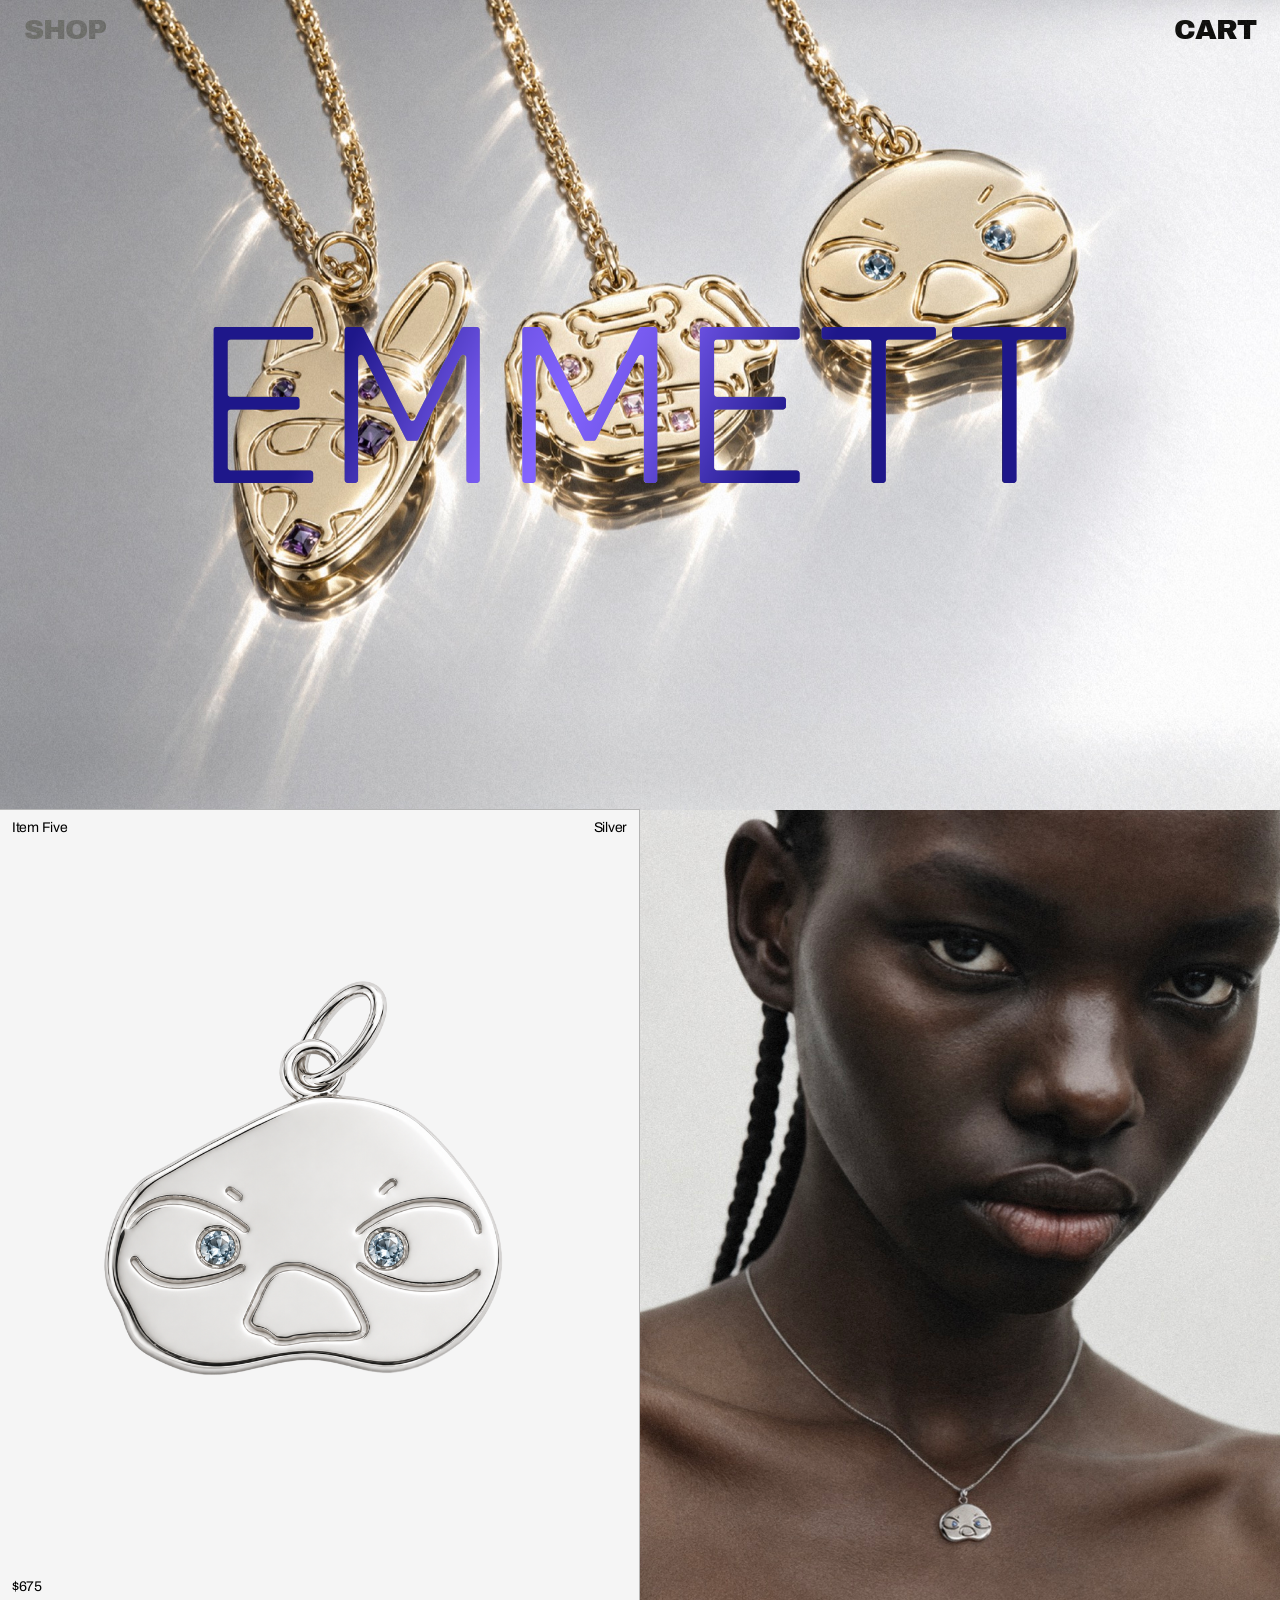
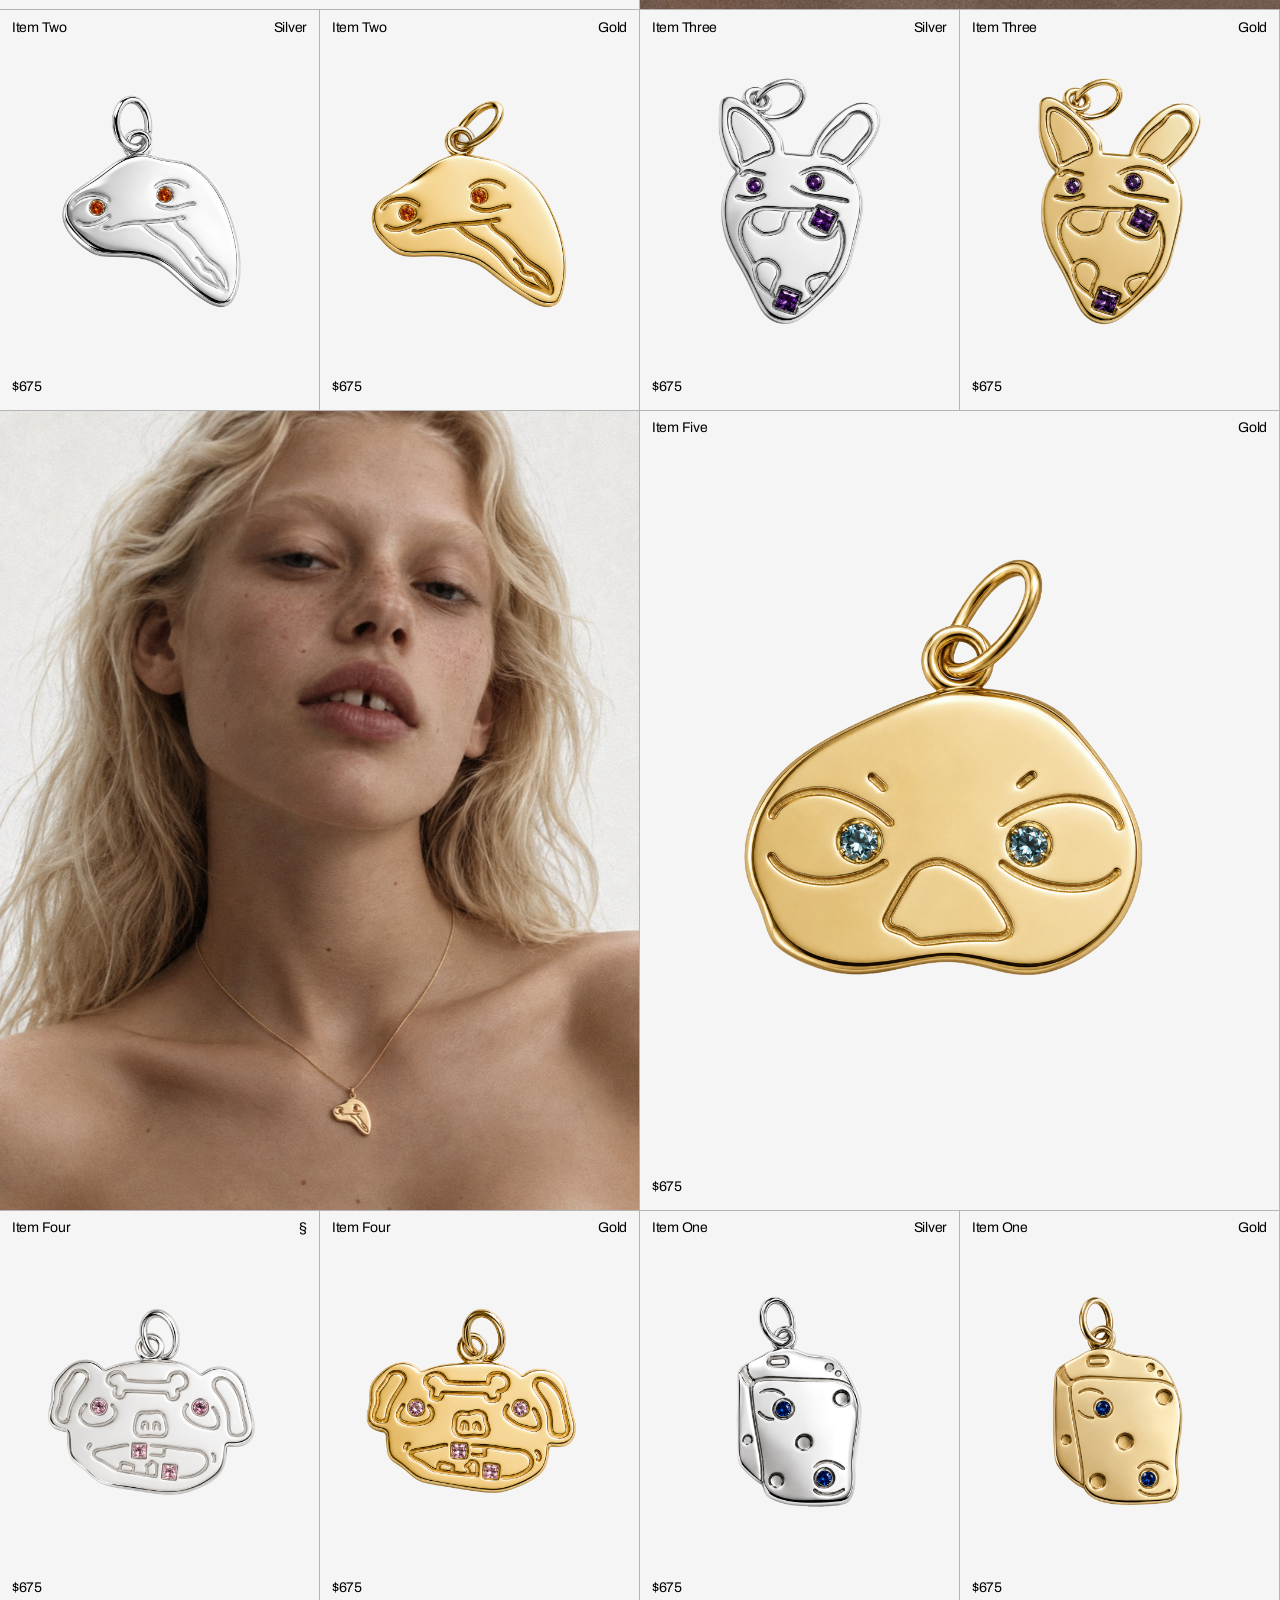
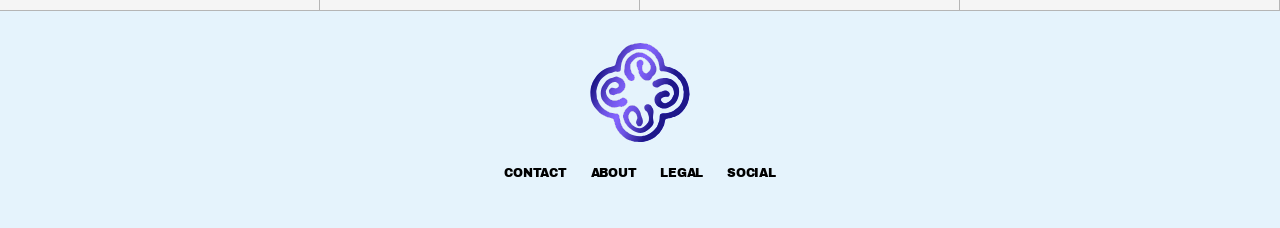
<file: index.html>
<!doctype html>
<html lang="en">
<head>
<meta charset="utf-8">
<meta name="viewport" content="width=device-width, initial-scale=1">
<title>Emmett</title>
<link rel="icon" href="assets/svg/favicon.svg" type="image/svg+xml">
<link rel="preconnect" href="https://fonts.googleapis.com">
<link rel="preconnect" href="https://fonts.gstatic.com" crossorigin>
<link href="https://fonts.googleapis.com/css2?family=Archivo:wght@400;500&family=Archivo+Black&display=swap" rel="stylesheet">
<link rel="stylesheet" href="styles.css">
<script src="nav-scroll.js" defer></script>
</head>
<body>

<header class="site-header" data-reveal-zone="400">
  <a href="plp.html" class="nav-link">Shop</a>
  <a href="#" class="nav-link" id="cartLink">Cart</a>
</header>

<!-- Base fill comes from --nav-logo-fill (navy-600): the chrome shimmer
     below is a mix-blend-mode:overlay effect, and overlay on a black
     backdrop stays black, so it needs a mid-tone base to actually show. -->
<a href="index.html" class="hero-logo" id="heroLogo" aria-label="Emmett home">
  <span class="hero-logo-svg" id="siteLogo"></span>
  <span class="liquid-metal liquid-metal--logo liquid-metal--chrome" aria-hidden="true"><span class="liquid-metal-spin"></span></span>
</a>

<section class="hero">
  <img class="hero-image" src="assets/hero-product.jpg" alt="Three gold pendant necklaces laid out on a reflective surface.">
</section>

<main class="shop">
  <div class="product-grid" id="productGrid"></div>
</main>

<footer class="site-footer">
  <div class="footer-mark" aria-hidden="true">
    <span class="footer-mark-svg" id="footerMark"></span>
    <span class="liquid-metal liquid-metal--symbol liquid-metal--chrome" aria-hidden="true"><span class="liquid-metal-spin"></span></span>
  </div>
  <div class="footer-links">
    <a href="#" class="footer-link">Contact</a>
    <a href="#" class="footer-link">About</a>
    <a href="#" class="footer-link">Legal</a>
    <a href="#" class="footer-link">Social</a>
  </div>
</footer>

<div class="cart-overlay" id="cartOverlay"></div>
<aside class="cart-drawer" id="cartDrawer">
  <div class="cart-drawer-head">
    <span class="cart-title">Cart</span>
    <button class="cart-close" id="cartClose" aria-label="Close"><svg viewBox="0 0 16 16" aria-hidden="true"><path d="M1 1L15 15M15 1L1 15"/></svg></button>
  </div>
  <p class="cart-empty" id="cartEmpty">Your cart is empty.</p>
  <div class="cart-items" id="cartItems" style="display:none"></div>
  <div class="cart-summary" id="cartSummary" style="display:none">
    <span>Subtotal</span>
    <span id="cartSubtotal"></span>
  </div>
  <button type="button" class="cart-checkout-btn" id="cartCheckoutBtn" style="display:none">Checkout</button>
  <p class="cart-note">Demo storefront — checkout is not connected to any payment or order system.</p>
</aside>

<script src="products.js"></script>
<script src="cart.js"></script>
<script>
  // 2 spread (2-col) + 4 grid (4-col) + 2 spread (2-col) + 4 grid (4-col).
  const SECTIONS = [
    {
      type: "spread",
      cards: [
        { name: "Item Five", finish: "Silver", image: "assets/item-five-silver.png" },
        { name: "Item Five", finish: "Silver", image: "assets/e-5-silver-secondary.jpg", lifestyle: true },
      ],
    },
    {
      type: "grid",
      cards: [
        { name: "Item Two", finish: "Silver", image: "assets/item-two-silver.png" },
        { name: "Item Two", finish: "Gold", image: "assets/item-two-gold.png" },
        { name: "Item Three", finish: "Silver", image: "assets/item-three-silver.png" },
        { name: "Item Three", finish: "Gold", image: "assets/item-three-gold.png" },
      ],
    },
    {
      type: "spread",
      cards: [
        { name: "Item Two", finish: "Gold", image: "assets/e-2-gold-secondary.jpg", lifestyle: true },
        { name: "Item Five", finish: "Gold", image: "assets/item-five-gold.png" },
      ],
    },
    {
      type: "grid",
      cards: [
        { name: "Item Four", finish: "§", image: "assets/item-four-silver.png" },
        { name: "Item Four", finish: "Gold", image: "assets/item-four-gold.png" },
        { name: "Item One", finish: "Silver", image: "assets/item-one-silver.png" },
        { name: "Item One", finish: "Gold", image: "assets/item-one-gold.png" },
      ],
    },
  ];

  function cardHTML(card, isSpread) {
    const item = card.name.replace(/^Item /i, "").toLowerCase();
    const finish = card.finish.toLowerCase() === "gold" ? "gold" : "silver";
    const href = `pdp.html?item=${item}&finish=${finish}`;
    const classes = ["product-card", isSpread && "span-2", card.lifestyle && "product-card--lifestyle"]
      .filter(Boolean)
      .join(" ");
    const product = PRODUCTS[item];
    // Large (span-2) cards keep the shimmer but drop the hover-crossfade —
    // per explicit request, only the compact 1x1 cards get it.
    const secondarySrc = !card.lifestyle && !isSpread && product.images.secondary && product.images.secondary[finish];
    return `
      <a href="${href}" class="${classes}">
        <div class="card-media">
          <img src="${card.image}" alt="${card.name}, ${card.finish} finish">
          ${secondarySrc ? `<span class="card-media-hover-wrap"><img class="card-media-hover" src="${secondarySrc}" alt="" aria-hidden="true"></span>` : ""}
        </div>
        ${secondarySrc ? '<div class="card-media-dots" aria-hidden="true"><span class="is-active"></span><span></span></div>' : ""}
        ${card.lifestyle ? "" : '<span class="card-shimmer" aria-hidden="true"></span>'}
        <div class="card-row card-row--top">
          <p class="card-name">${card.name}</p>
          <p class="card-finish">${card.finish}</p>
        </div>
        <div class="card-row card-row--bottom">
          <p class="card-price">$675</p>
        </div>
      </a>
    `;
  }

  // Inline the real brand SVGs so their internal fill (a CSS var referencing the
  // design tokens) resolves against this document's :root — an <img src="*.svg">
  // would render as an opaque image and couldn't see our custom properties.
  fetch("assets/svg/logo-sans.svg").then((r) => r.text()).then((svg) => {
    document.getElementById("siteLogo").innerHTML = svg;
  });
  fetch("assets/svg/symbol.svg").then((r) => r.text()).then((svg) => {
    document.getElementById("footerMark").innerHTML = svg;
  });

  // Hero logo scroll animation: starts big (50vw, centered over the hero)
  // and shrinks/moves to the navbar's exact size/position over SCROLL_RANGE
  // px of scroll, then "sticks" there — the position:fixed element just
  // stops changing once progress clamps to 1, so nothing extra is needed
  // to hold it in place for the rest of the scroll. The logo's fill stays
  // static (--nav-logo-fill) so the chrome shimmer stays visible.
  const heroLogo = document.getElementById("heroLogo");
  const SCROLL_RANGE = 400; // keep in sync with .site-header's data-reveal-zone above (nav-scroll.js) — that's a static HTML attribute rather than set from here, since nav-scroll.js runs as a deferred script and can execute before this inline one sets any value.

  function smallLogoWidth() {
    return window.matchMedia("(max-width: 768px)").matches ? 120 : 190;
  }

  // Mobile's start state now matches desktop's — columns 3–10 of 12,
  // vertically centered on the hero frame — just measured against
  // mobile's own hero height (75vh) instead of desktop's (90vh). Note:
  // .hero-logo's CSS applies translate(-50%, -50%), so the "top" value
  // this function computes is always the element's vertical CENTER, not
  // its top edge — half the hero's own height is that center, since the
  // hero starts at y:0.
  function updateHeroLogo() {
    const progress = Math.min(1, Math.max(0, window.scrollY / SCROLL_RANGE));
    const isMobile = window.matchMedia("(max-width: 768px)").matches;
    const heroHeightFraction = isMobile ? 0.75 : 0.9; // matches .hero's own height at each breakpoint
    const bigWidth = window.innerWidth * (8 / 12); // columns 3–10 of 12
    const bigTop = window.innerHeight * heroHeightFraction * 0.5;
    const smallWidth = smallLogoWidth();
    const smallTop = 30; // vertically centered in the 60px header

    heroLogo.style.width = `${bigWidth + (smallWidth - bigWidth) * progress}px`;
    heroLogo.style.top = `${bigTop + (smallTop - bigTop) * progress}px`;
  }

  window.addEventListener("scroll", updateHeroLogo, { passive: true });
  window.addEventListener("resize", updateHeroLogo);
  updateHeroLogo();

  const grid = document.getElementById("productGrid");
  grid.innerHTML = SECTIONS.map((section) => {
    const isSpread = section.type === "spread";
    return section.cards.map((c) => cardHTML(c, isSpread)).join("");
  }).join("");

  // Mobile swipe carousel: .card-media becomes a horizontal scroll-snap
  // container (see styles.css's (max-width: 768px) rules), so the dots
  // just need to track its scrollLeft — same treatment as plp.html's
  // small cards, for consistency across every page. Only fires from a
  // real swipe, never on desktop where .card-media has no scrollable
  // overflow, and harmlessly no-ops on cards with no dots (large/lifestyle
  // cards, which have no secondarySrc and so no .card-media-dots sibling).
  document.querySelectorAll(".card-media").forEach((media) => {
    const dotsWrap = media.nextElementSibling;
    if (!dotsWrap || !dotsWrap.classList.contains("card-media-dots")) return;
    const dots = dotsWrap.querySelectorAll("span");
    media.addEventListener(
      "scroll",
      () => {
        const index = Math.round(media.scrollLeft / media.clientWidth);
        dots.forEach((dot, i) => dot.classList.toggle("is-active", i === index));
      },
      { passive: true }
    );
  });
</script>
</body>
</html>
</file>
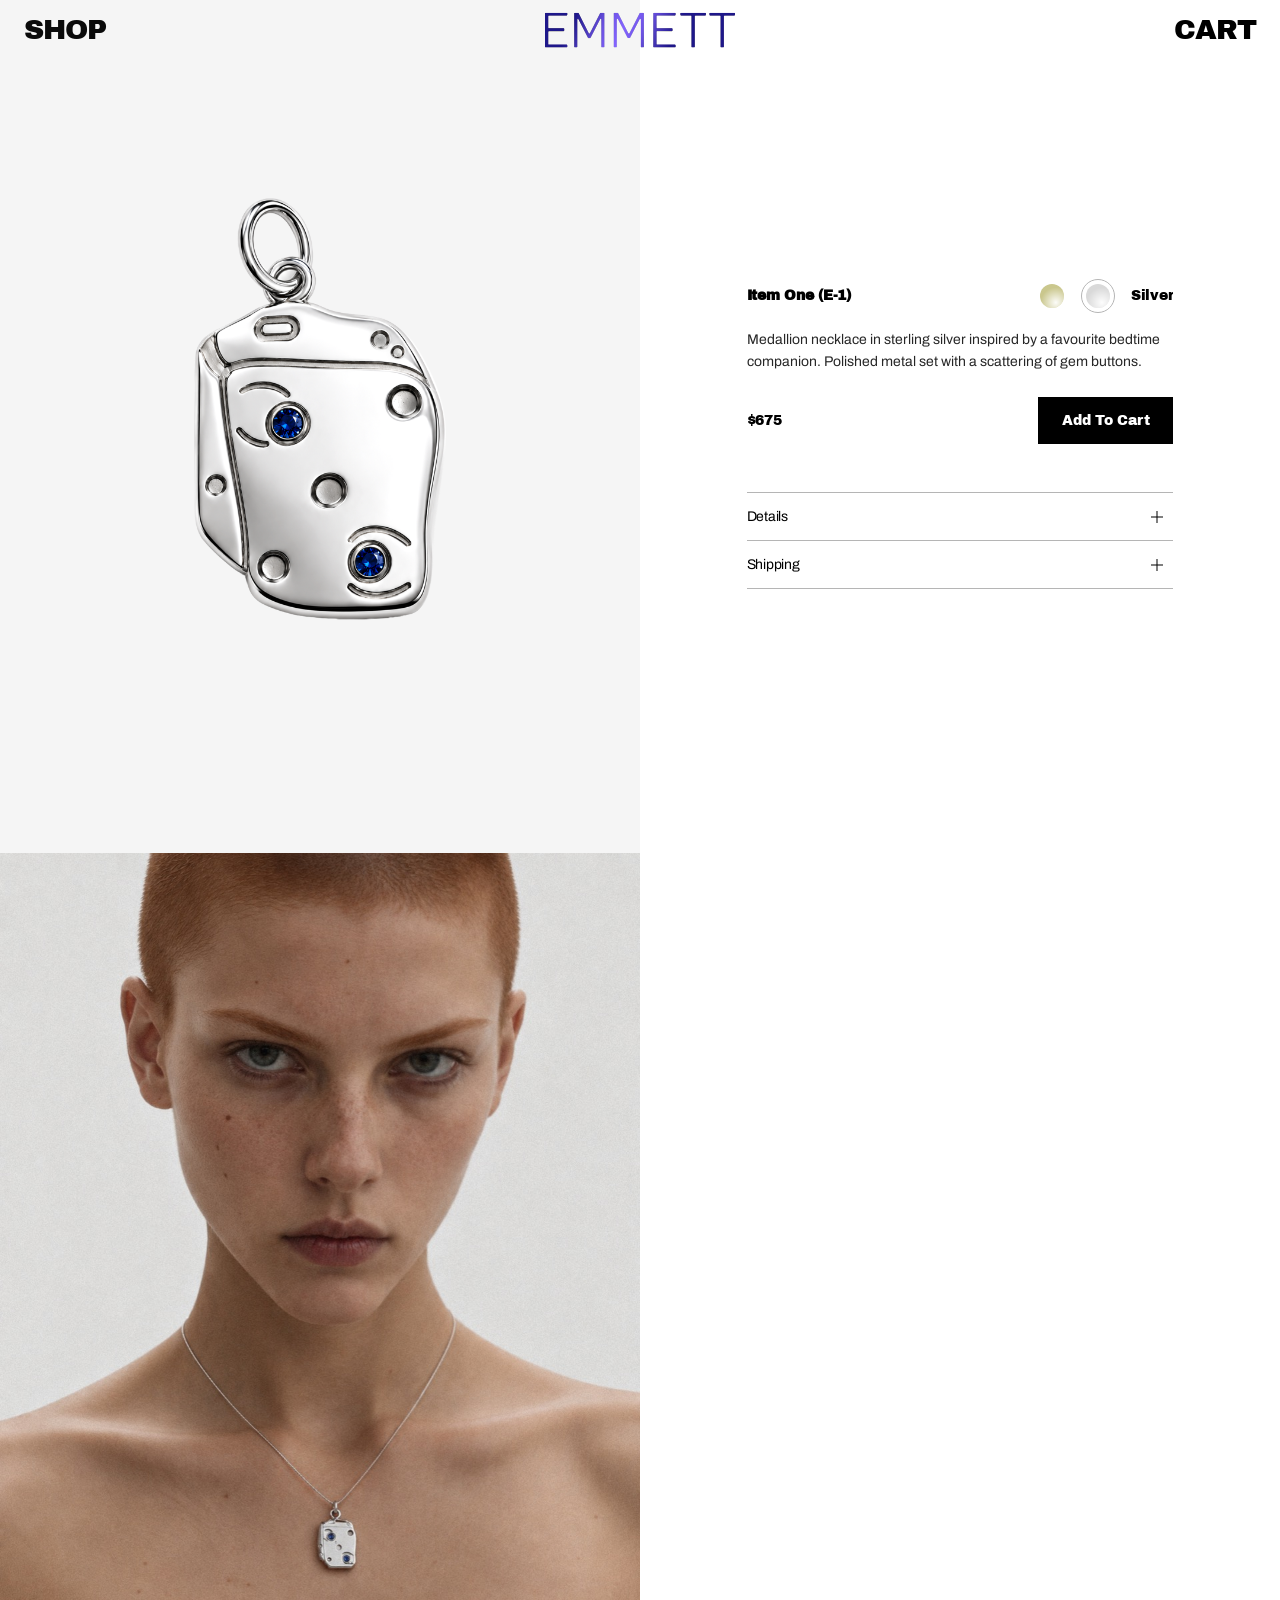
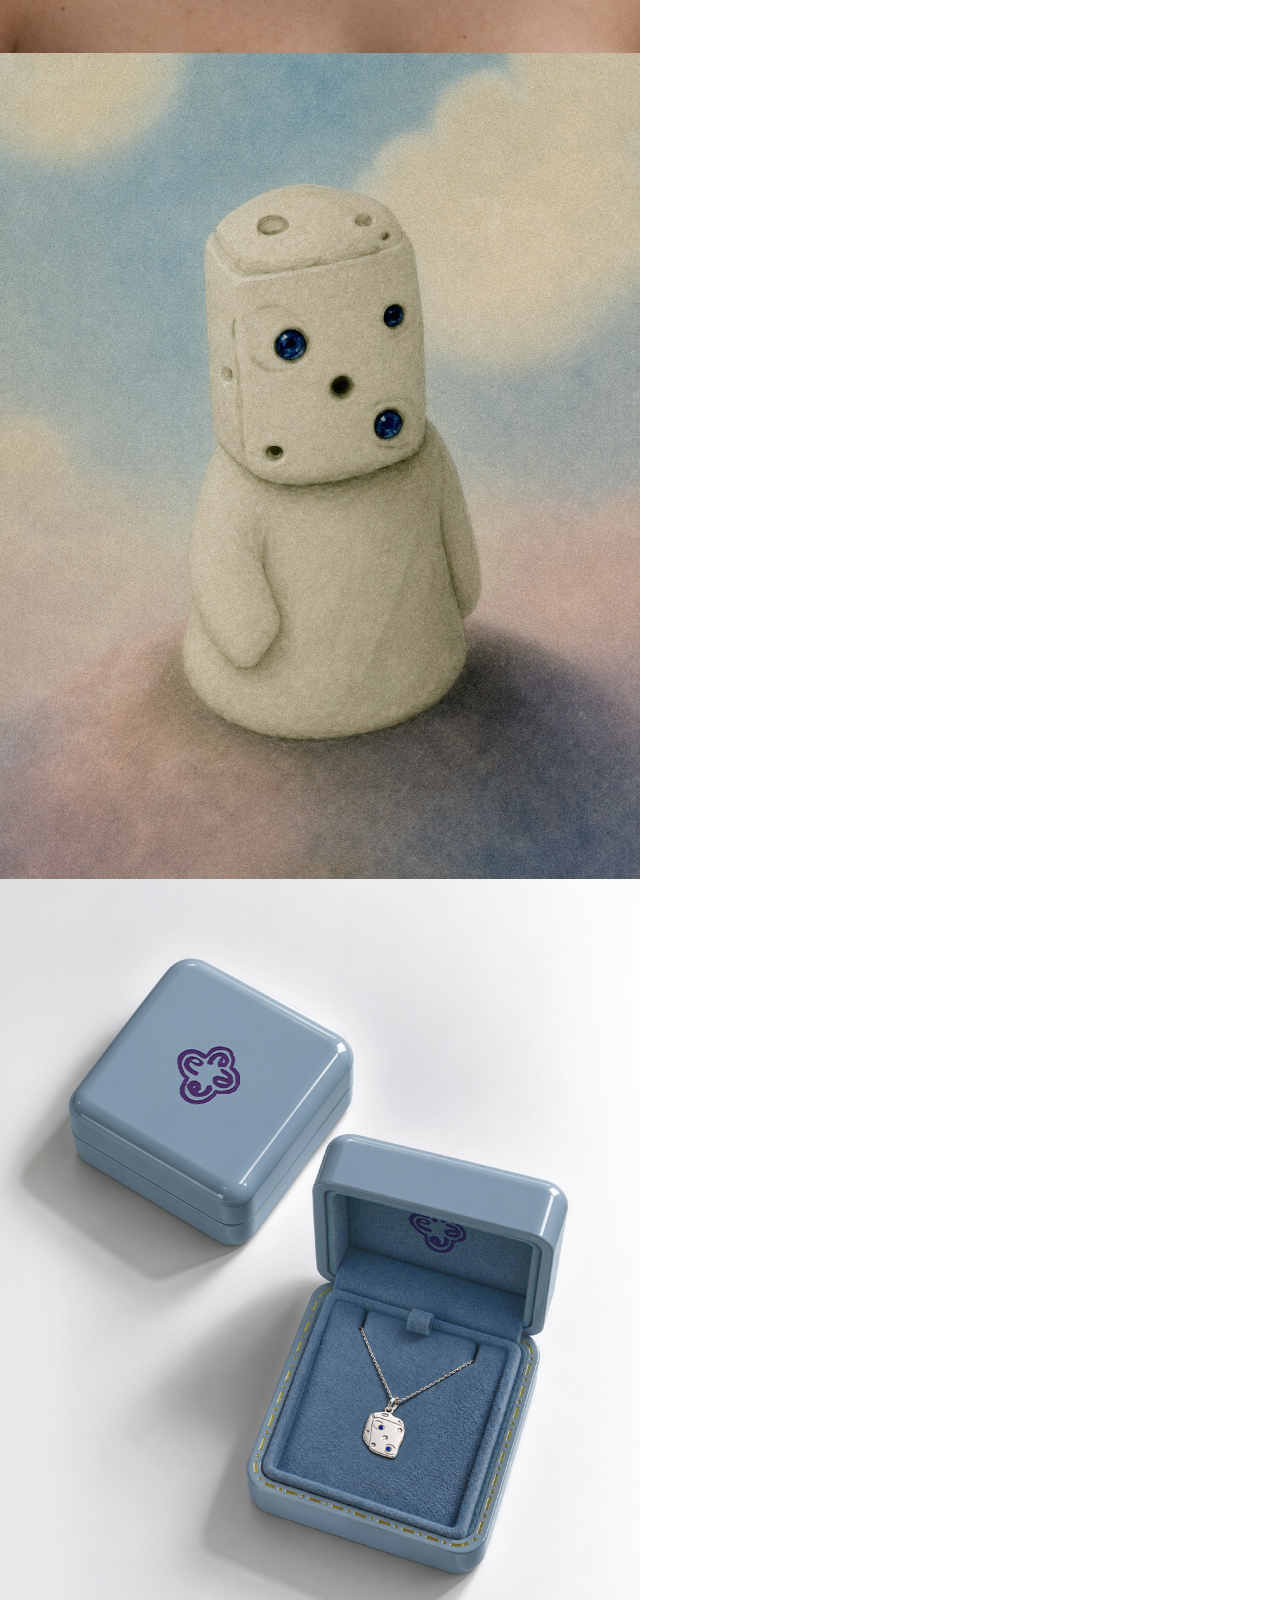
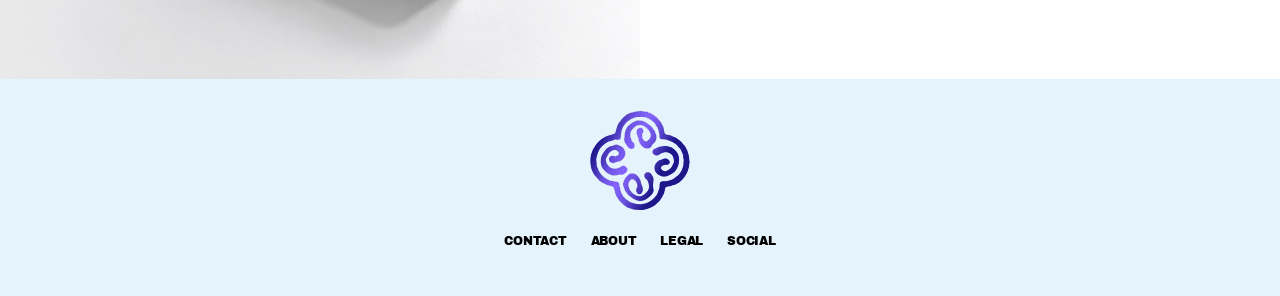
<file: pdp.html>
<!doctype html>
<html lang="en">
<head>
<meta charset="utf-8">
<meta name="viewport" content="width=device-width, initial-scale=1">
<title>Emmett — Product</title>
<link rel="icon" href="assets/svg/favicon.svg" type="image/svg+xml">
<link rel="preconnect" href="https://fonts.googleapis.com">
<link rel="preconnect" href="https://fonts.gstatic.com" crossorigin>
<link href="https://fonts.googleapis.com/css2?family=Archivo:wght@400;500&family=Archivo+Black&display=swap" rel="stylesheet">
<link rel="stylesheet" href="styles.css">
<script src="nav-scroll.js" defer></script>
</head>
<body class="pdp-body">

<div class="pdp-shell">
  <header class="site-header">
    <a href="plp.html" class="nav-link">Shop</a>
    <a href="#" class="nav-link" id="cartLink">Cart</a>
  </header>
  <!-- Sibling of .site-header, not nested inside it — the
       mix-blend-mode:difference on .site-header would otherwise flatten the
       logo into that blend along with SHOP/CART. See .site-logo's own
       comment in styles.css. -->
  <a href="index.html" class="site-logo" aria-label="Emmett home">
    <span class="site-logo-svg" id="siteLogo"></span>
    <span class="liquid-metal liquid-metal--logo liquid-metal--chrome" aria-hidden="true"><span class="liquid-metal-spin"></span></span>
  </a>

  <main class="pdp">
    <div class="pdp-gallery-frame">
      <div class="pdp-gallery" id="pdpGallery">
        <img id="pdpMainImage" src="" alt="">
        <img id="pdpSecondaryImage" src="" alt="">
        <img id="pdpIllustration" src="" alt="">
        <img id="pdpClosingImage" src="" alt="">
      </div>
      <div class="pdp-gallery-dots" id="pdpGalleryDots"></div>
    </div>

    <div class="pdp-details">
      <div class="pdp-top-row">
        <h1 class="pdp-name" id="pdpName">Item One</h1>
        <emmet-color-picker id="colorPicker" options="gold,silver" value="silver"></emmet-color-picker>
      </div>

      <p class="pdp-description" id="pdpDescription"></p>
      <div class="pdp-bottom-row">
        <p class="pdp-price" id="pdpPrice"></p>
        <button type="button" class="btn-bag btn-bag--large" id="pdpAddBtn">Add To Cart</button>
      </div>

      <div class="pdp-accordions">
        <div class="pdp-accordion">
          <button type="button" class="pdp-accordion-trigger" aria-expanded="false" data-accordion-trigger>
            Details
            <span class="pdp-accordion-icon" aria-hidden="true"></span>
          </button>
          <div class="pdp-accordion-panel">
            <div class="pdp-accordion-panel-inner">
              <p class="pdp-sku" id="pdpSku"></p>
            </div>
          </div>
        </div>
        <div class="pdp-accordion">
          <button type="button" class="pdp-accordion-trigger" aria-expanded="false" data-accordion-trigger>
            Shipping
            <span class="pdp-accordion-icon" aria-hidden="true"></span>
          </button>
          <div class="pdp-accordion-panel">
            <div class="pdp-accordion-panel-inner">
              <p class="pdp-accordion-text">Ships within 3–5 business days. Free returns within 30 days.</p>
            </div>
          </div>
        </div>
      </div>
    </div>
  </main>
</div>

<footer class="site-footer">
  <div class="footer-mark" aria-hidden="true">
    <span class="footer-mark-svg" id="footerMark"></span>
    <span class="liquid-metal liquid-metal--symbol liquid-metal--chrome" aria-hidden="true"><span class="liquid-metal-spin"></span></span>
  </div>
  <div class="footer-links">
    <a href="#" class="footer-link">Contact</a>
    <a href="#" class="footer-link">About</a>
    <a href="#" class="footer-link">Legal</a>
    <a href="#" class="footer-link">Social</a>
  </div>
</footer>

<div class="cart-overlay" id="cartOverlay"></div>
<aside class="cart-drawer" id="cartDrawer">
  <div class="cart-drawer-head">
    <span class="cart-title">Cart</span>
    <button class="cart-close" id="cartClose" aria-label="Close"><svg viewBox="0 0 16 16" aria-hidden="true"><path d="M1 1L15 15M15 1L1 15"/></svg></button>
  </div>
  <p class="cart-empty" id="cartEmpty">Your cart is empty.</p>
  <div class="cart-items" id="cartItems" style="display:none"></div>
  <div class="cart-summary" id="cartSummary" style="display:none">
    <span>Subtotal</span>
    <span id="cartSubtotal"></span>
  </div>
  <button type="button" class="cart-checkout-btn" id="cartCheckoutBtn" style="display:none">Checkout</button>
  <p class="cart-note">Demo storefront — checkout is not connected to any payment or order system.</p>
</aside>

<script src="products.js"></script>
<script src="cart.js"></script>
<script src="color-picker.js"></script>
<script>
  fetch("assets/svg/logo-sans.svg").then((r) => r.text()).then((svg) => {
    document.getElementById("siteLogo").innerHTML = svg;
  });
  fetch("assets/svg/symbol.svg").then((r) => r.text()).then((svg) => {
    document.getElementById("footerMark").innerHTML = svg;
  });

  const params = new URLSearchParams(location.search);
  const itemKey = PRODUCTS[params.get("item")] ? params.get("item") : "one";
  let finish = ["silver", "gold"].includes(params.get("finish")) ? params.get("finish") : "silver";

  const product = PRODUCTS[itemKey];

  const nameEl = document.getElementById("pdpName");
  const descEl = document.getElementById("pdpDescription");
  const priceEl = document.getElementById("pdpPrice");
  const skuEl = document.getElementById("pdpSku");
  const colorPicker = document.getElementById("colorPicker");
  const mainImage = document.getElementById("pdpMainImage");
  const secondaryImage = document.getElementById("pdpSecondaryImage");
  const pdpGallery = document.getElementById("pdpGallery");
  const illustrationImage = document.getElementById("pdpIllustration");
  const closingImage = document.getElementById("pdpClosingImage");

  // Finish-independent (same artwork for gold or silver), so it's set once
  // here rather than inside renderProduct() — and always last in the
  // gallery/mobile carousel, after the pack-shot and (if this finish has
  // one) the secondary lifestyle shot.
  illustrationImage.src = product.illustration;
  illustrationImage.alt = `${product.name}, illustration`;
  const galleryDotsWrap = document.getElementById("pdpGalleryDots");

  function renderProduct() {
    nameEl.textContent = `${product.name} (${product.sku})`;
    descEl.textContent = product.description.replace("{material}", MATERIAL_LABEL[finish]);
    priceEl.textContent = `$${product.price}`;
    skuEl.textContent = `SKU ${product.sku}-${finish.toUpperCase()}`;
    colorPicker.setAttribute("value", finish);
    mainImage.src = product.images[finish];
    mainImage.alt = `${product.name}, ${finish} finish`;

    // Secondary/editorial shot is optional per finish (see products.js) —
    // when this finish doesn't have one, that slide (and its dot) is
    // dropped rather than shown blank.
    const secondarySrc = product.images.secondary && product.images.secondary[finish];
    secondaryImage.style.display = secondarySrc ? "" : "none";
    if (secondarySrc) {
      secondaryImage.src = secondarySrc;
      secondaryImage.alt = `${product.name}, ${finish} finish, lifestyle photo`;
    }

    // Per-finish box shot (see products.js) — always the very last slide,
    // after the illustration.
    closingImage.src = product.images.box[finish];
    closingImage.alt = `${product.name}, ${finish} finish, in its box`;

    // Dots are rebuilt from scratch each render (not just re-toggled) since
    // the slide count itself changes with finish — 3 slides (main,
    // illustration, closing) or 4 (main, secondary, illustration, closing).
    // Index-matched 1:1 with the currently-visible <img> elements in
    // pdpGallery.
    const slideCount = secondarySrc ? 4 : 3;
    galleryDotsWrap.innerHTML = Array.from({ length: slideCount })
      .map((_, i) => `<span class="${i === 0 ? "is-active" : ""}"></span>`)
      .join("");
    galleryDotsWrap.querySelectorAll("span").forEach((dot, i) => {
      dot.addEventListener("click", () => {
        pdpGallery.scrollTo({ left: i * pdpGallery.clientWidth, behavior: "smooth" });
      });
    });

    pdpGallery.scrollTo({ top: 0, left: 0, behavior: "smooth" });
  }

  // Dot indicators only matter for the mobile carousel (horizontal snap-scroll);
  // on desktop the gallery scrolls vertically and scrollLeft stays 0, so this
  // stays harmlessly inert there. Dots are re-queried live (not captured
  // once) since renderProduct() rebuilds them on every finish change.
  pdpGallery.addEventListener("scroll", () => {
    const dots = galleryDotsWrap.querySelectorAll("span");
    const index = Math.round(pdpGallery.scrollLeft / pdpGallery.clientWidth);
    dots.forEach((dot, i) => dot.classList.toggle("is-active", i === index));
  });

  colorPicker.addEventListener("change", (e) => {
    finish = e.detail.value;
    renderProduct();
  });

  const addBtn = document.getElementById("pdpAddBtn");
  addBtn.addEventListener("click", () => {
    Cart.add({ name: product.name, finish, price: product.price, image: product.images[finish] });
    Cart.open();
    addBtn.textContent = "Added";
    addBtn.classList.add("is-added");
    setTimeout(() => {
      addBtn.textContent = "Add To Cart";
      addBtn.classList.remove("is-added");
    }, 1200);
  });

  renderProduct();

  // Details/Shipping accordions — independent, not exclusive (opening one
  // doesn't close the other). max-height transition (see styles.css) needs
  // no JS-measured height since the panels' real content is short and
  // comfortably inside the fixed cap.
  document.querySelectorAll("[data-accordion-trigger]").forEach((trigger) => {
    trigger.addEventListener("click", () => {
      const accordion = trigger.closest(".pdp-accordion");
      const isOpen = accordion.classList.toggle("is-open");
      trigger.setAttribute("aria-expanded", String(isOpen));
    });
  });
</script>
</body>
</html>
</file>
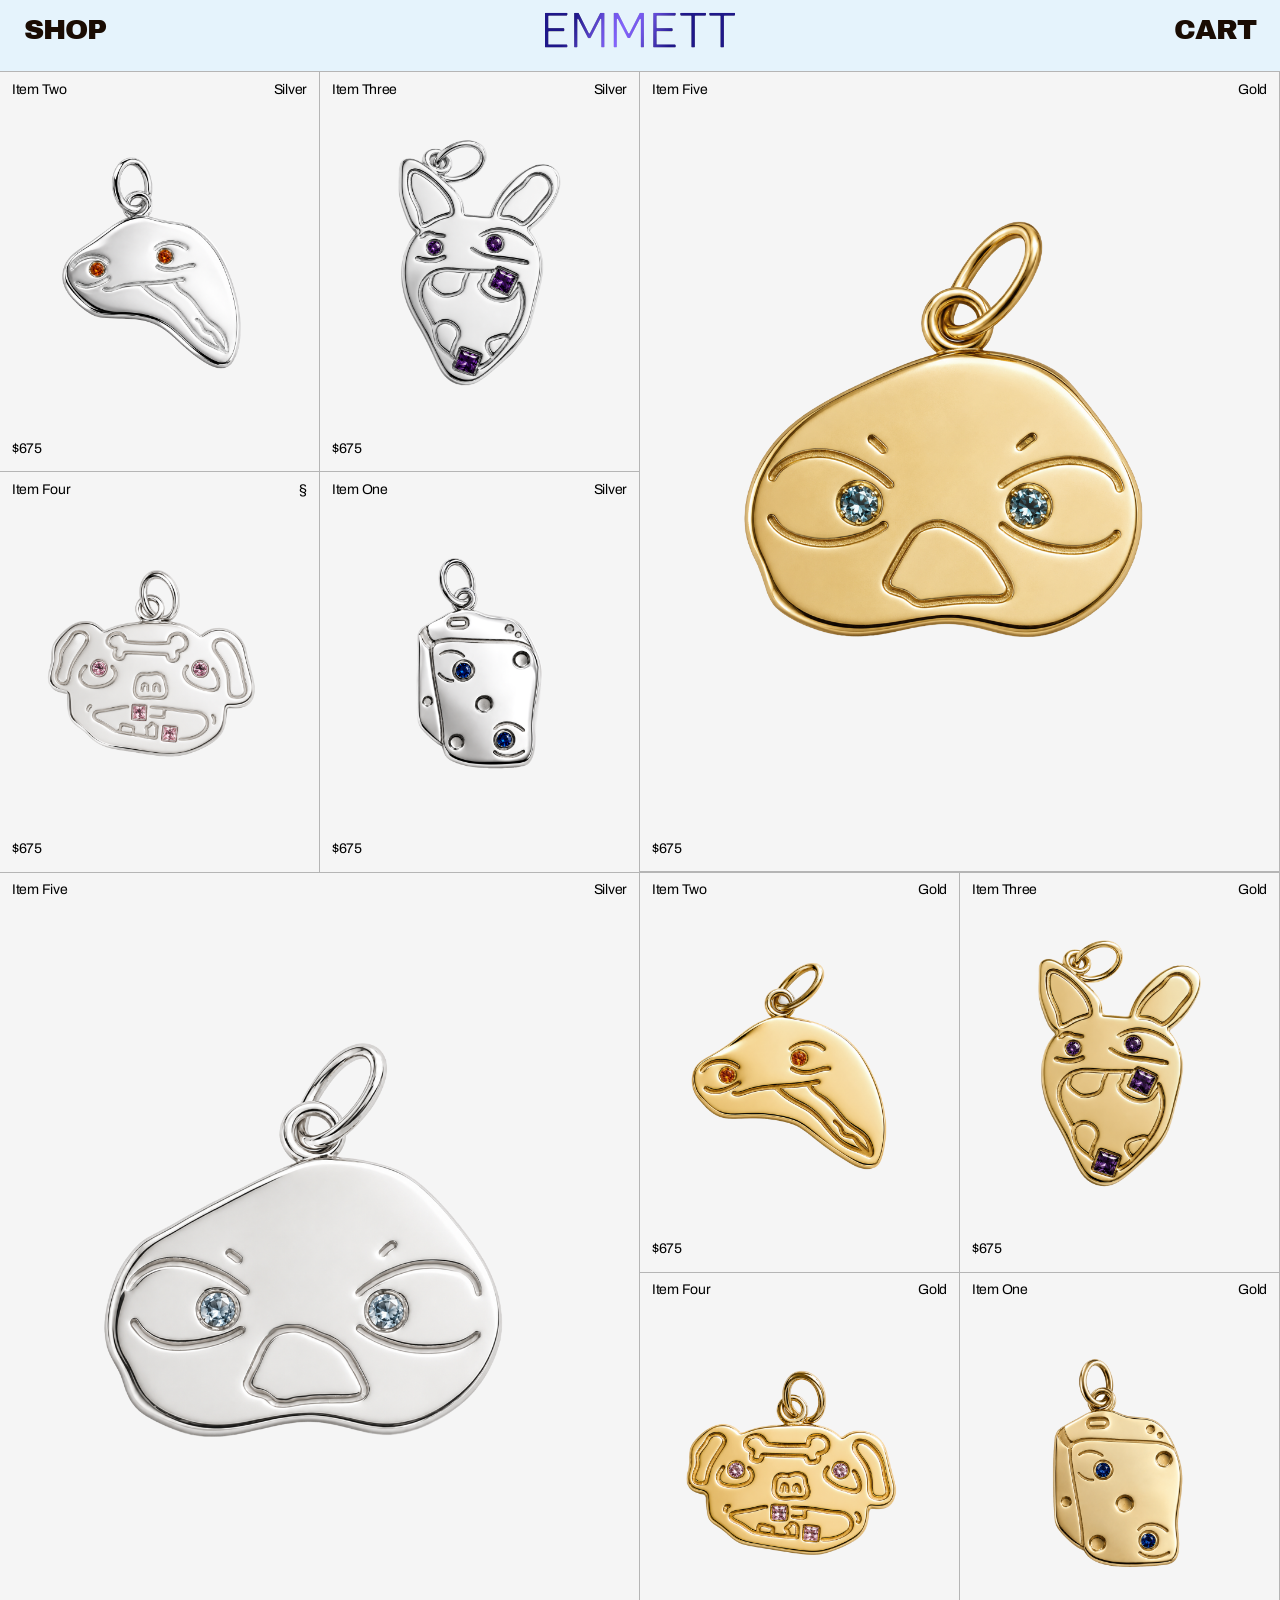
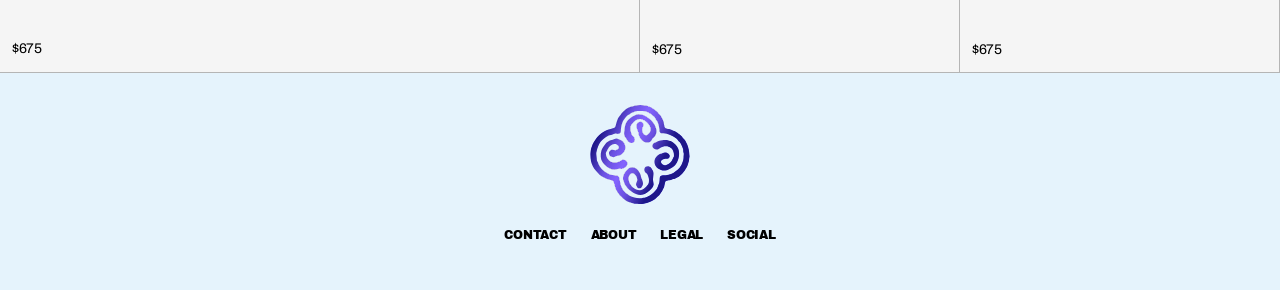
<file: plp.html>
<!doctype html>
<html lang="en">
<head>
<meta charset="utf-8">
<meta name="viewport" content="width=device-width, initial-scale=1">
<title>Emmett — Shop</title>
<link rel="icon" href="assets/svg/favicon.svg" type="image/svg+xml">
<link rel="preconnect" href="https://fonts.googleapis.com">
<link rel="preconnect" href="https://fonts.gstatic.com" crossorigin>
<link href="https://fonts.googleapis.com/css2?family=Archivo:wght@400;500&family=Archivo+Black&display=swap" rel="stylesheet">
<link rel="stylesheet" href="styles.css">
<script src="nav-scroll.js" defer></script>
</head>
<body class="plp-body">

<header class="site-header">
  <a href="plp.html" class="nav-link">Shop</a>
  <a href="#" class="nav-link" id="cartLink">Cart</a>
</header>
<!-- Sibling of .site-header, not nested inside it — the
     mix-blend-mode:difference on .site-header would otherwise flatten the
     logo into that blend along with SHOP/CART. See .site-logo's own
     comment in styles.css. -->
<a href="index.html" class="site-logo" aria-label="Emmett home">
  <span class="site-logo-svg" id="siteLogo"></span>
  <span class="liquid-metal liquid-metal--logo liquid-metal--chrome" aria-hidden="true"><span class="liquid-metal-spin"></span></span>
</a>

<main class="shop shop--plp">
  <div class="product-grid" id="productGrid"></div>
</main>

<footer class="site-footer">
  <div class="footer-mark" aria-hidden="true">
    <span class="footer-mark-svg" id="footerMark"></span>
    <span class="liquid-metal liquid-metal--symbol liquid-metal--chrome" aria-hidden="true"><span class="liquid-metal-spin"></span></span>
  </div>
  <div class="footer-links">
    <a href="#" class="footer-link">Contact</a>
    <a href="#" class="footer-link">About</a>
    <a href="#" class="footer-link">Legal</a>
    <a href="#" class="footer-link">Social</a>
  </div>
</footer>

<div class="cart-overlay" id="cartOverlay"></div>
<aside class="cart-drawer" id="cartDrawer">
  <div class="cart-drawer-head">
    <span class="cart-title">Cart</span>
    <button class="cart-close" id="cartClose" aria-label="Close"><svg viewBox="0 0 16 16" aria-hidden="true"><path d="M1 1L15 15M15 1L1 15"/></svg></button>
  </div>
  <p class="cart-empty" id="cartEmpty">Your cart is empty.</p>
  <div class="cart-items" id="cartItems" style="display:none"></div>
  <div class="cart-summary" id="cartSummary" style="display:none">
    <span>Subtotal</span>
    <span id="cartSubtotal"></span>
  </div>
  <button type="button" class="cart-checkout-btn" id="cartCheckoutBtn" style="display:none">Checkout</button>
  <p class="cart-note">Demo storefront — checkout is not connected to any payment or order system.</p>
</aside>

<script src="products.js"></script>
<script src="cart.js"></script>
<script>
  fetch("assets/svg/logo-sans.svg").then((r) => r.text()).then((svg) => {
    document.getElementById("siteLogo").innerHTML = svg;
  });
  fetch("assets/svg/symbol.svg").then((r) => r.text()).then((svg) => {
    document.getElementById("footerMark").innerHTML = svg;
  });

  // Mosaic grid sourced from Figma (node 95:146, "PLP layout") — Item Five
  // in each finish is a 2x2 feature card, the other four items sit as plain
  // 1x1 cells. DOM order + .product-card--feature's span (see styles.css)
  // is enough for CSS Grid's own auto-placement to reproduce the exact
  // mosaic; no explicit grid-line coordinates needed.
  const LAYOUT = [
    { item: "two", finish: "silver" },
    { item: "three", finish: "silver" },
    { item: "five", finish: "gold", feature: true },
    { item: "four", finish: "silver", finishLabel: "§" }, // matches the Figma source file's own label for this cell verbatim, not a codebase typo
    { item: "one", finish: "silver" },
    { item: "five", finish: "silver", feature: true },
    { item: "two", finish: "gold" },
    { item: "three", finish: "gold" },
    { item: "four", finish: "gold" },
    { item: "one", finish: "gold" },
  ];

  function cardHTML(entry) {
    const product = PRODUCTS[entry.item];
    const finishLabel = entry.finishLabel || (entry.finish === "gold" ? "Gold" : "Silver");
    const href = `pdp.html?item=${entry.item}&finish=${entry.finish}`;
    const classes = ["product-card", entry.feature && "product-card--feature"].filter(Boolean).join(" ");
    // Large (2x2 feature) cards keep the shimmer but drop the hover-crossfade
    // and its swipe-carousel dots — per explicit request, only the compact
    // 1x1 cards get it.
    const secondarySrc = !entry.feature && product.images.secondary && product.images.secondary[entry.finish];
    return `
      <a href="${href}" class="${classes}">
        <div class="card-media">
          <img src="${product.images[entry.finish]}" alt="${product.name}, ${finishLabel} finish">
          ${secondarySrc ? `<span class="card-media-hover-wrap"><img class="card-media-hover" src="${secondarySrc}" alt="" aria-hidden="true"></span>` : ""}
        </div>
        ${secondarySrc ? '<div class="card-media-dots" aria-hidden="true"><span class="is-active"></span><span></span></div>' : ""}
        <span class="card-shimmer" aria-hidden="true"></span>
        <div class="card-row card-row--top">
          <p class="card-name">${product.name}</p>
          <p class="card-finish">${finishLabel}</p>
        </div>
        <div class="card-row card-row--bottom">
          <p class="card-price">$${product.price}</p>
        </div>
      </a>
    `;
  }

  const grid = document.getElementById("productGrid");
  grid.innerHTML = LAYOUT.map(cardHTML).join("");

  // Mobile swipe carousel: .card-media becomes a horizontal scroll-snap
  // container (see styles.css's (max-width: 768px) rules), so the dots
  // just need to track its scrollLeft the same way .pdp-gallery's do on
  // the PDP. Only fires from a real swipe, never on desktop where
  // .card-media has no scrollable overflow.
  document.querySelectorAll(".card-media").forEach((media) => {
    const dots = media.nextElementSibling.querySelectorAll("span");
    media.addEventListener(
      "scroll",
      () => {
        const index = Math.round(media.scrollLeft / media.clientWidth);
        dots.forEach((dot, i) => dot.classList.toggle("is-active", i === index));
      },
      { passive: true }
    );
  });
</script>
</body>
</html>
</file>
<file: styles.css>
/* Emmett — Home page. Desktop breakpoint only.
   All visual values come from tokens.css (generated from tokens.json / Figma variables).
   Do not hardcode colors, type, spacing, or radii here — reference a var(--token) instead. */

@import url("tokens.css");

/* Hand-authored, not a Figma/tokens.json value — a layout constant so
   .site-header's own height and any page that needs to clear it (it's
   position:fixed) stay in sync from one source instead of two hardcoded
   60px values drifting apart. */
:root {
  --header-height: 60px;
}

* { box-sizing: border-box; }

html, body {
  margin: 0;
  padding: 0;
  width: 100%;
}

body {
  background: var(--color-surface-page);
  font-family: var(--font-family-text), sans-serif;
  -webkit-font-smoothing: antialiased;
}

/* PLP only: the pale-blue tint behind the page (and the cart drawer, which
   reads the same token); index and PDP keep the default white. */
.plp-body {
  --color-surface-page: var(--color-surface-tint);
}

img { display: block; max-width: 100%; }

a { color: inherit; text-decoration: none; }

/* ---------- Header (overlaid on hero, transparent) ---------- */

/* NavBar auto-contrast: mix-blend-mode:difference computes
   difference(backdrop, source) per pixel, so the white nav text
   (--nav-text-color) inverts against whatever the header overlays — black
   backdrop -> white text, white backdrop -> black text, photo -> its own
   negative. The source must be non-black for this to do anything
   (difference against black is a no-op). */
.site-header {
  mix-blend-mode: difference;
  position: fixed;
  top: 0;
  left: 0;
  right: 0;
  z-index: 20;
  display: flex;
  align-items: center;
  justify-content: space-between;
  padding: var(--space-200) var(--space-500);
  min-height: var(--header-height);
}

.nav-link {
  font-family: var(--nav-font-family), sans-serif;
  font-size: var(--nav-font-size);
  letter-spacing: var(--nav-tracking);
  color: var(--nav-text-color);
  text-transform: uppercase;
  background: none;
  border: none;
  line-height: 1;
  transition: opacity 0.25s ease, transform 0.25s ease;
}

/* Cart item-count suffix — "CART(1)" — set by cart.js's render().
   Desktop only, per explicit request; on mobile .nav-link already drops to
   --font-size-product (14px, the same value as --font-size-200 here), so
   the count naturally inherits that instead of needing its own rule. */
@media (min-width: 769px) {
  .cart-count {
    font-size: var(--font-size-200);
  }
}

/* Logo stays fixed and always visible; only Shop/Cart hide on scroll-down
   and reappear on scroll-up (toggled via nav-scroll.js). */
.site-header.nav-links-hidden .nav-link {
  opacity: 0;
  transform: translateY(-8px);
  pointer-events: none;
}

/* position:fixed (not absolute) and a sibling of .site-header in the
   markup, not a child of it — the mix-blend-mode:difference on
   .site-header forces the header into its own
   stacking context and blends that WHOLE context (header + any descendant)
   against the page as one flattened unit, so a child couldn't opt back out
   with its own mix-blend-mode:normal. Living outside that context is the
   only way for the logo to keep rendering its plain, unblended fill. */
.site-logo {
  position: fixed;
  left: 50%;
  top: calc(var(--header-height) / 2); /* vertical center of .site-header — no longer a positioning ancestor now that this is a sibling, so it has to be recomputed against the viewport instead of an implicit 50% of the header's own box */
  transform: translate(-50%, -50%);
  z-index: 21;
  display: block;
  width: 190px;
}

.site-logo svg {
  display: block;
  width: 100%;
  height: auto;
}

/* Regular index only — the logo starts large, centered over columns 4–9 of
   the hero (50vw), and index.html's own script animates it down to the
   navbar's exact size/position as the page scrolls, then leaves it there
   ("sticks") since position:fixed + clamped JS values naturally stop
   changing once the scroll animation completes. Replaces .site-logo for
   this page only — other pages keep the plain static nav logo. Width/top
   below are just sane pre-JS defaults matching the resting (scroll:0)
   state; the script overwrites them on load and on every scroll/resize. */
.hero-logo {
  position: fixed;
  left: 50%;
  top: 45vh;
  transform: translate(-50%, -50%);
  width: 50vw;
  z-index: 21;
  display: block; /* was a <div>, now an <a> linking back to Index — block keeps its fixed-position sizing/layout identical */
}

.hero-logo-svg {
  display: block;
  width: 100%;
  height: auto;
}

.hero-logo-svg svg {
  display: block;
  width: 100%;
  height: auto;
}

/* ---------- Hero ---------- */

.hero {
  position: relative;
  width: 100%;
  height: 90vh; /* was aspect-ratio-based (1599/997, matching the source image exactly) — 90vh instead so the next section peeks in below the fold as a scroll cue */
  background: var(--color-surface-inverse);
  overflow: hidden;
}

.hero img {
  position: absolute;
  inset: 0;
  width: 100%;
  height: 100%;
  object-fit: cover;
}

/* ---------- Shop grid ---------- */

.shop {
  width: 100%;
}

/* PLP only — .site-header is position:fixed (always overlaying page
   content — see its own rule above). index.html's .shop sits below the
   hero, which already clears the header on its own, but plp.html's grid is
   the first thing on the page with no such buffer, so it needs real top
   padding to clear the header itself — tied to --header-height (same var
   .site-header's own min-height uses) rather than a hardcoded 60px, so the
   two can't drift out of sync. */
.shop--plp {
  padding-top: calc(var(--header-height) + var(--space-200));
}

.product-grid {
  display: grid;
  grid-template-columns: repeat(4, 1fr);
  width: 100%;
}

.product-card {
  position: relative;
  display: flex;
  flex-direction: column;
  justify-content: space-between;
  aspect-ratio: 4 / 5;
  background: var(--card-bg);
  border: var(--card-border-width) solid var(--card-border-color);
  box-sizing: border-box;
  overflow: hidden;
  margin-left: calc(var(--card-border-width) * -1);
  margin-top: calc(var(--card-border-width) * -1);
}

.product-card.span-2 {
  grid-column: span 2;
}

/* PLP mosaic (Figma node 95:146) — a 2x2 "feature" cell for the two
   larger Item Five cards. Doubling both axes keeps the 4:5 aspect-ratio
   unchanged, so plain CSS Grid auto-placement (sparse, the default) lays
   the whole mosaic out correctly on its own from DOM order alone — no
   explicit grid-line coordinates needed, same as .span-2 above. */
.product-card--feature {
  grid-column: span 2;
  grid-row: span 2;
}

/* Lifestyle variant — editorial/lifestyle photography instead of a plain
   product pack shot. No border (the photo runs to the card edge); name/
   finish/price/button stay hidden always, not just until hover — these
   cards are pure image tiles, click-through to the PDP for details. */
.product-card--lifestyle {
  border: none;
  margin-left: 0;
  margin-top: 0;
}

.product-card--lifestyle .card-row {
  opacity: 0;
  pointer-events: none;
}

/* .card-name/.card-finish/.card-price each set their own color directly
   (see that shared rule above), so overriding it has to target them by
   name too — a color set on the .card-row parent alone would never reach
   them. White — legible against the photo, same
   token regular ProductCards use for their own hover-over-photo text. */
.product-card--lifestyle .card-name,
.product-card--lifestyle .card-finish,
.product-card--lifestyle .card-price {
  color: var(--card-text-color-hover);
}

/* Desktop: name/finish/price reveal on hover, matching the plain-crop
   card's own :hover text — mobile has no hover state, so it just stays on
   (see the (max-width: 768px) rules further down). */
@media (min-width: 769px) {
  .product-card--lifestyle:hover .card-row {
    opacity: 1;
  }
}

.card-media {
  position: absolute;
  inset: 0;
  z-index: 0;
}

.card-media img {
  width: 100%;
  height: 100%;
  object-fit: cover;
}

/* Regular Index/PLP, desktop only — crosses over to a lifestyle/model photo
   on hover instead of the plain pack-shot (one shared shot per finish, set
   in index.html/plp.html's cardHTML()). Sits in normal DOM order right
   after the pack-shot img, so it paints on top within .card-media's own
   stacking context without needing z-index.

   .card-media-hover-wrap is a plain positioning/clipping box; the actual
   <img class="card-media-hover"> lives inside it. Split into two elements
   specifically so the zoom rule below can transform:scale() the img alone
   — the wrap's own overflow:hidden then clips that scaled image to the
   wrap's UNSCALED box. Without this split, a transform on the img directly
   still gets visually clipped fine on desktop (.product-card's own
   overflow:hidden catches it), but on the mobile swipe carousel further
   down .card-media's overflow-x:auto counts the scaled image's ink
   overflow as real scrollable content, adding dead space past the last
   slide — verified via scrollWidth (466px instead of the expected 374px
   for two 187px slides) before this wrap was introduced. */
.card-media-hover-wrap {
  position: absolute;
  inset: 0;
  overflow: hidden;
  opacity: 0;
  transition: opacity 0.3s ease;
}

/* Inherits width/height/object-fit:cover from .card-media img above — cover
   crops automatically to fill the wrap's 4:5 frame no matter the source
   image's own aspect ratio, centered by default. To pick which part of the
   image survives that crop, set --card-media-hover-position inline on the
   specific <img class="card-media-hover">, e.g.
   style="--card-media-hover-position: top" or "20% 0%" (any object-position
   value) — no CSS edit needed per image. */
.card-media-hover {
  display: block;
  object-position: var(--card-media-hover-position, center);
}

/* "Small" ProductCards only — excludes Index's wider .span-2 spread cards
   and PLP's 2x2 .product-card--feature mosaic cards. Zooms the hover image
   in 2x, anchored to the bottom edge (transform-origin) so the extra scale
   grows upward and crops away more of the top instead of cropping evenly
   from the center. Same rule (no media query) covers both the desktop
   hover crossfade and the mobile swipe-carousel slide further down. */
.product-card:not(.span-2):not(.product-card--feature) .card-media-hover {
  transform: scale(2);
  transform-origin: 50% 100%;
}

@media (min-width: 769px) {
  .product-card:hover .card-media-hover-wrap {
    opacity: 1;
  }
}

/* Mobile only — dot indicators for the swipeable pack-shot/lifestyle
   carousel (see the (max-width: 768px) rules further down). Same look as
   .pdp-gallery-dots, but positioned bottom-right within the card itself
   rather than bottom-center of a full-width gallery, since a ProductCard's
   own name/finish/price row already occupies the bottom edge. Hidden by
   default — only shown on mobile, where the swap from a single image to a
   two-image carousel actually happens. */
.card-media-dots {
  display: none;
}

.card-media-dots span {
  width: 6px;
  height: 6px;
  border-radius: var(--radius-full);
  background: var(--carousel-dot-inactive);
}

.card-media-dots span.is-active {
  background: var(--carousel-dot-active);
}

/* The shimmer below is desktop-only (dropped on mobile rather than
   converted) — touch devices don't have a real hover state, and some
   mobile browsers apply :hover on tap, which would trigger it as an
   unintended side effect of the very tap that navigates to the PDP. The
   lifestyle crossfade above is also desktop-only for the same reason, but
   is converted rather than dropped on mobile — see the (max-width: 768px)
   rules further down, which turn it into a swipeable carousel instead. */

/* Regular Index only — a hover-triggered shimmer over the card's image,
   same recipe as .liquid-metal/.liquid-metal-spin (multi-radial-gradient
   blobs drifting via background-position, blended with mix-blend-mode:
   overlay so it reads on top of an opaque photo) but as its own element:
   that one is a permanent ambient effect on the logo/swatches, this one
   plays once per hover and fades itself back out — the image must end up
   unaffected, not left tinted by a frozen last frame, even if the pointer
   stays put well past the animation's own duration. z-index:1 (tied with
   .card-row) but earlier in the DOM, so the name/finish/price text still
   paints on top of it. */
.card-shimmer {
  position: absolute;
  inset: 0;
  z-index: 1;
  overflow: hidden;
  mix-blend-mode: overlay;
  pointer-events: none;
}

.card-shimmer::after {
  content: "";
  position: absolute;
  inset: 0;
  background:
    radial-gradient(circle at 30% 35%, rgba(255, 255, 255, 0.95) 0%, transparent 30%),
    radial-gradient(circle at 68% 62%, rgba(255, 255, 255, 0.55) 0%, transparent 26%),
    radial-gradient(circle at 45% 80%, rgba(0, 0, 0, 0.28) 0%, transparent 34%);
  background-size: 220% 220%;
  background-repeat: no-repeat;
  opacity: 0;
}

@media (min-width: 769px) {
  .product-card:hover .card-shimmer::after {
    animation: card-shimmer-drift 0.5s ease-in-out 1 forwards; /* was 1s — half the duration, same keyframe shape; plays once per hover, and still fades opacity back to 0 at the end so re-hovering starts from a clean, unaffected image */
  }
}

@keyframes card-shimmer-drift {
  0%   { opacity: 0; background-position: 10% 20%, 90% 80%, 50% 100%; }
  15%  { opacity: 0.75; }
  85%  { opacity: 0.75; }
  100% { opacity: 0; background-position: 90% 70%, 20% 30%, 70% 20%; }
}

@media (prefers-reduced-motion: reduce) {
  .card-shimmer::after {
    animation: none;
  }
}

.card-row {
  position: relative;
  z-index: 1;
  display: flex;
  align-items: center;
  justify-content: space-between;
  padding: 0 var(--card-padding-x);
}

.card-row--top {
  padding-top: var(--space-150);
  height: 24px;
}

.card-row--bottom {
  padding-bottom: var(--space-200);
  height: 34px;
}

.card-name,
.card-finish,
.card-price {
  font-family: var(--font-family-body), sans-serif;
  font-size: var(--price-font-size);
  letter-spacing: var(--font-tracking-product);
  color: var(--card-text-color);
  white-space: nowrap;
  margin: 0;
}

.btn-bag {
  display: inline-flex;
  align-items: center;
  height: 22px;
  padding: var(--button-padding-y) var(--button-padding-x);
  background: var(--button-bg-default);
  color: var(--button-text-default);
  border-radius: var(--button-radius);
  font-family: var(--button-font-family), sans-serif;
  font-size: var(--button-font-size);
  letter-spacing: var(--font-tracking-product);
  white-space: nowrap;
  border: none;
}

.btn-bag:hover {
  background: var(--button-bg-hover);
}

/* Large size — PDP. Was matched to the real Figma button (node 11:1362/
   11:1366: horizontal padding scaled up but vertical padding/tracking
   reused the compact values, font-size jumped to the nav scale). Now
   deliberately changed to match .cart-checkout-btn's proportions instead —
   see the button.padding-y-large/font-size-large/tracking-large token
   descriptions in tokens.json for the Figma delta this creates. */
.btn-bag--large {
  height: auto;
  padding: var(--button-padding-y-large) var(--button-padding-x-large);
  font-size: var(--button-font-size-large);
  letter-spacing: var(--button-tracking-large);
}

/* Product Card hover — all card text (name, finish, price) shares one
   component-tier color token, card.text-color(-hover), rather than price
   having its own separate token for a color it never actually diverges on.
   Excludes the large cards (.span-2 spread cards, .product-card--feature
   mosaic cards) — they no longer show the lifestyle-photo hover crossfade
   this white was meant to stay legible against (see that rule's own
   comment), so their text stays black on hover too. */
.product-card:not(.span-2):not(.product-card--feature):hover .card-name,
.product-card:not(.span-2):not(.product-card--feature):hover .card-finish,
.product-card:not(.span-2):not(.product-card--feature):hover .card-price {
  color: var(--card-text-color-hover);
}

/* ---------- Footer ---------- */

.site-footer {
  width: 100%;
  background: var(--footer-bg);
  display: flex;
  flex-direction: column;
  align-items: center;
}

.footer-mark {
  position: relative;
  width: 100px;
  height: 99px;
  margin: var(--space-600) 0 var(--space-500); /* bottom gap to .footer-links was --space-300 (16px), too tight against the symbol */
}

.footer-mark-svg,
.footer-mark svg {
  display: block;
  width: 100%;
  height: 100%;
}

/* ---------- Liquid metal ambient shimmer ----------
   Several soft highlight/shadow blobs drifting independently (background-
   position, not a rotation transform) masked to the exact glyph/symbol
   shape — reads as light wandering unpredictably across liquid metal,
   rather than one beam spinning around a fixed center. Irregular keyframe
   spacing (0/22/41/63/85%) means each leg of the drift takes a different
   amount of time, avoiding a mechanical, evenly-paced loop. */

.liquid-metal {
  position: absolute;
  inset: 0;
  overflow: hidden;
  mix-blend-mode: overlay;
  pointer-events: none;
}

.liquid-metal--logo {
  -webkit-mask-image: url("assets/svg/logo-sans-mask.svg");
  mask-image: url("assets/svg/logo-sans-mask.svg");
}

.liquid-metal--symbol {
  -webkit-mask-image: url("assets/svg/symbol-mask.svg");
  mask-image: url("assets/svg/symbol-mask.svg");
}

.liquid-metal--logo,
.liquid-metal--symbol {
  -webkit-mask-size: 100% 100%;
  mask-size: 100% 100%;
  -webkit-mask-repeat: no-repeat;
  mask-repeat: no-repeat;
  -webkit-mask-position: center;
  mask-position: center;
}

.liquid-metal-spin {
  position: absolute;
  inset: 0;
  background:
    radial-gradient(circle at 30% 35%, rgba(255, 255, 255, 0.95) 0%, transparent 30%),
    radial-gradient(circle at 68% 62%, rgba(255, 255, 255, 0.55) 0%, transparent 26%),
    radial-gradient(circle at 45% 80%, rgba(0, 0, 0, 0.28) 0%, transparent 34%);
  background-size: 220% 220%;
  background-repeat: no-repeat;
  animation: liquid-metal-drift 8s ease-in-out infinite; /* was 12s — 50% faster */
  will-change: background-position;
}

/* Different duration + a negative delay (starts partway into its own
   cycle) so the symbol's shimmer never moves in lockstep with the logo's. */
.liquid-metal--symbol .liquid-metal-spin {
  animation-duration: 10s; /* was 15s — 50% faster */
  animation-delay: -4s;
}

@keyframes liquid-metal-drift {
  0%   { background-position: 10% 20%, 90% 80%, 50% 100%; }
  22%  { background-position: 70% 10%, 20% 60%, 85% 30%; }
  41%  { background-position: 90% 70%, 60% 15%, 10% 55%; }
  63%  { background-position: 30% 90%, 80% 40%, 60% 10%; }
  85%  { background-position: 15% 45%, 40% 85%, 90% 65%; }
  100% { background-position: 10% 20%, 90% 80%, 50% 100%; }
}

@media (prefers-reduced-motion: reduce) {
  .liquid-metal-spin {
    animation: none;
  }
}

/* ---------- Liquid metal — chrome variant ----------
   The variant every page uses for the logo and footer symbol. Reads as
   polished metal rather than liquid: a hard-edged banded gradient sweeping
   in one direction on a loop, like a specular highlight sliding across a
   metal surface, instead of soft blobs wandering. It's a mix-blend-mode
   overlay on the mark's base fill (--nav-logo-fill / --footer-mark-fill),
   so that base needs to be a mid-tone — overlay on pure black stays black.
   Same mask/overlay scaffolding (.liquid-metal, .liquid-metal--logo) as the
   default drift — only .liquid-metal-spin's own background/animation is
   swapped out. */
.liquid-metal--chrome .liquid-metal-spin {
  background: repeating-linear-gradient(
    115deg,
    #3a3a3a 0%,
    #3a3a3a 6%,
    #cfcfcf 12%,
    #ffffff 16%,
    #cfcfcf 20%,
    #3a3a3a 26%,
    #3a3a3a 40%
  );
  background-size: 260% 260%;
  animation: chrome-sweep 2.5s linear infinite;
}

@keyframes chrome-sweep {
  0%   { background-position: 0% 0%; }
  100% { background-position: 100% 100%; }
}

@media (prefers-reduced-motion: reduce) {
  .liquid-metal--chrome .liquid-metal-spin {
    animation: none;
  }
}

.footer-links {
  display: flex;
  align-items: center;
  gap: var(--footer-gap);
  padding-bottom: var(--space-800);
}

.footer-link {
  font-family: var(--nav-font-family), sans-serif;
  font-size: var(--footer-link-font-size);
  letter-spacing: var(--font-tracking-footer-link);
  color: var(--footer-link-color);
  text-transform: uppercase;
  background: none;
  border: none;
}

/* ==========================================================================
   PDP — desktop only. The header is the same transparent overlay used on
   Home (only one nav variant, site-wide). The gallery is normal document
   flow — its two stacked images are what give the page real height, and the
   actual page scrolls to reveal them (no isolated inner-scroll container).
   The details column is pinned to the viewport (position: fixed) instead,
   so it stays in place the whole time regardless of how far the page has
   scrolled.
   ========================================================================== */

.pdp {
  display: flex;
}

.pdp-gallery-frame {
  width: 50%;
  position: relative; /* positioning context for .pdp-gallery-dots on mobile — harmless here since the dots are display:none on desktop */
}

.pdp-gallery {
  width: 100%;
  background: var(--card-bg);
}

.pdp-gallery img {
  display: block;
  width: 100%;
  height: auto;
}

/* Carousel dot indicators — only relevant/shown on mobile (see media query).
   Hidden on desktop, where the gallery is a vertical stacked scroll, not a
   swipeable carousel. */
.pdp-gallery-dots {
  display: none;
}

.pdp-gallery-dots span {
  width: 6px;
  height: 6px;
  border-radius: var(--radius-full);
  background: var(--carousel-dot-inactive); /* was --color-navy-200 direct, itself standing in for --color-navy-900-a50 */
}

.pdp-gallery-dots span.is-active {
  background: var(--carousel-dot-active);
}

.pdp-details {
  position: fixed;
  top: 0;
  right: calc(100% / 12); /* columns 8–11 of 12 — leaves column 12 as a right margin instead of sitting flush against the viewport edge */
  width: calc(100% * 4 / 12); /* 4 columns wide (8 through 11 inclusive) */
  height: 100vh;
  overflow-y: auto; /* safety net if content ever exceeds viewport height, not the primary scroll mechanism */
  display: flex;
  flex-direction: column;
  justify-content: center; /* per the real Figma PDP: the info block sits exactly vertically centered in the panel (measured 471.9px top offset in a 1141px-tall panel — precisely (1141-197)/2), not top-pinned */
}

.pdp-top-row {
  display: flex;
  align-items: center; /* was baseline — misaligned against the color picker's pill, whose box height varies by selection state, not by a shared text baseline */
  justify-content: space-between;
  gap: var(--space-300);
  margin-bottom: var(--space-300);
}

.pdp-name {
  font-family: var(--nav-font-family), sans-serif;
  font-size: var(--font-size-product); /* was a hardcoded 20px guess made before the real PDP existed in Figma — the actual node is bound to font/size/200 (14px), same size as price/card text, not font/size/500 (28px, nav's size) */
  letter-spacing: var(--font-tracking-product);
  color: var(--card-text-color);
  margin: 0;
}

/* Color Picker — redesigned in Figma (node 23:9, not yet ported back to a
   real Figma component). Both swatches sit bare side by side; the selected
   one gets a circular ring (reusing Button's own border/radius/padding
   tokens), and a single label to the right names the current finish. */

.color-picker-swatches {
  display: inline-flex;
  align-items: center;
  gap: var(--space-200);
}

.color-picker-swatch-wrap {
  display: inline-flex;
  padding: var(--space-050); /* gap between the swatch circle and its selection ring — tightened from --button-padding-x per explicit request */
  border-radius: var(--radius-full);
  border: var(--border-width-default) solid transparent;
  background: none;
  cursor: pointer;
}

.color-picker-swatch-wrap.is-selected {
  border-color: var(--color-border-subtle);
}

.color-picker-swatch {
  display: block;
  position: relative;
  width: 24px;
  height: 24px;
  border-radius: 50%;
  overflow: hidden; /* clips the .liquid-metal shimmer to this circle — no mask-image needed like the logo/symbol, since the shape here is just a circle */
}

.color-picker-swatch[data-finish="gold"] {
  background: var(--picker-swatch-fill-gold);
}

.color-picker-swatch[data-finish="silver"] {
  background: var(--picker-swatch-fill-silver);
}

.color-picker-label {
  font-family: var(--nav-font-family), sans-serif;
  font-size: var(--price-font-size);
  letter-spacing: var(--font-tracking-product);
  color: var(--card-text-color);
  white-space: nowrap;
}

.pdp-description {
  font-family: var(--font-family-text), sans-serif;
  font-size: var(--font-size-product); /* was a hardcoded 14px */
  line-height: 1.6;
  color: var(--card-text-color);
  opacity: 0.85;
  margin: 0 0 var(--space-500);
}

.pdp-bottom-row {
  display: flex;
  align-items: center;
  justify-content: space-between; /* price left, button right — matches the product card's bottom row (Figma node 11:1358 confirms the real PDP uses the same pattern) */
  gap: var(--space-300);
}

.pdp-price {
  font-family: var(--nav-font-family), sans-serif;
  font-size: var(--font-size-product); /* was a hardcoded 16px guess — the real node (11:1360) is bound to font/size/200 (14px), same as the product name */
  letter-spacing: var(--font-tracking-product);
  color: var(--card-text-color);
  margin: 0;
}

.pdp-sku {
  font-family: var(--font-family-text), sans-serif;
  font-size: var(--font-size-footer-link); /* was a hardcoded 12px */
  color: var(--card-text-color);
  opacity: 0.45;
  margin-top: var(--space-600);
}

/* PDP Details/Shipping accordions — sit where the bare SKU line used to,
   replacing its own margin-top with the group's border-top so the SKU
   text (now inside "Details") doesn't need that spacing itself. Simple
   single-open-or-not disclosure, no exclusivity between the two. */
.pdp-accordions {
  margin: calc(var(--space-600) + var(--space-300)) 0 var(--space-600); /* was margin-top only (--space-600), no bottom margin */
  border-top: var(--card-border-width) solid var(--card-border-color);
}

.pdp-accordion {
  border-bottom: var(--card-border-width) solid var(--card-border-color);
}

.pdp-accordion-trigger {
  display: flex;
  align-items: center;
  justify-content: space-between;
  width: 100%;
  padding: var(--space-300) var(--space-150) var(--space-300) 0; /* right padding indents the +/- icon off the panel's edge */
  background: none;
  border: none;
  cursor: pointer;
  font-family: var(--font-family-body), sans-serif;
  font-size: var(--font-size-product);
  letter-spacing: var(--font-tracking-product);
  color: var(--card-text-color);
}

/* Plain "+" that flattens to "−" on open — two bars, the vertical one
   scales away instead of a rotating cross, so it doesn't imply the
   dismiss/close action a rotated X reads as (see .cart-close's own X). */
.pdp-accordion-icon {
  position: relative;
  width: 12px;
  height: 12px;
  flex-shrink: 0;
}

.pdp-accordion-icon::before,
.pdp-accordion-icon::after {
  content: "";
  position: absolute;
  background: var(--card-text-color);
  transition: transform 0.2s ease;
}

.pdp-accordion-icon::before {
  top: 50%;
  left: 0;
  width: 100%;
  height: var(--border-width-default);
  transform: translateY(-50%);
}

.pdp-accordion-icon::after {
  left: 50%;
  top: 0;
  height: 100%;
  width: var(--border-width-default);
  transform: translateX(-50%);
}

.pdp-accordion.is-open .pdp-accordion-icon::after {
  transform: translateX(-50%) scaleY(0);
}

.pdp-accordion-panel {
  overflow: hidden;
  max-height: 0;
  transition: max-height 0.3s ease;
}

.pdp-accordion.is-open .pdp-accordion-panel {
  max-height: 240px; /* generous cap — real content (SKU line, a sentence of shipping copy) never gets close to clipping */
}

.pdp-accordion-panel-inner {
  padding-bottom: var(--space-300);
}

.pdp-accordion-panel-inner .pdp-sku {
  margin-top: 0; /* was spacing itself off .pdp-bottom-row; now it's just the first thing in the panel */
}

.pdp-accordion-text {
  font-family: var(--font-family-text), sans-serif;
  font-size: var(--font-size-footer-link);
  line-height: 1.6;
  color: var(--card-text-color);
  opacity: 0.85;
  margin: 0;
}

/* ---------- Cart drawer (shared by Home and PDP) ---------- */

.cart-overlay {
  position: fixed;
  inset: 0;
  background: rgba(0, 0, 0, 0.4);
  opacity: 0;
  pointer-events: none;
  transition: opacity 0.2s ease;
  z-index: 40;
}

.cart-overlay.is-open {
  opacity: 1;
  pointer-events: auto;
}

.cart-drawer {
  position: fixed;
  top: 0;
  right: 0;
  bottom: 0;
  width: min(380px, 90vw);
  background: var(--color-surface-page);
  z-index: 50;
  transform: translateX(100%);
  transition: transform 0.25s ease;
  display: flex;
  flex-direction: column;
  padding: var(--space-600) var(--space-500);
  padding-top: var(--space-200); /* matches .site-header's vertical padding, so CART aligns with the SHOP/CART nav links */
}

.cart-drawer.is-open {
  transform: translateX(0);
}

.cart-drawer-head {
  display: flex;
  align-items: center;
  justify-content: space-between;
  margin-bottom: var(--space-500);
}

.cart-title {
  font-family: var(--nav-font-family), sans-serif;
  font-size: var(--nav-font-size); /* was a hardcoded 18px — now matches the navbar's own Cart link exactly */
  color: var(--card-text-color);
  text-transform: uppercase;
}

.cart-close {
  background: none;
  border: none;
  padding: 0;
  color: var(--card-text-color);
  cursor: pointer;
}

/* Thin X — a drawn stroke instead of the &times; glyph, so its weight is
   set directly (1px, --border-width-thin) rather than left to whatever a
   font renders — matches the color picker's selected-state ring, which
   uses the same token for the same reason. */
.cart-close svg {
  display: block;
  width: 16px;
  height: 16px;
  fill: none;
  stroke: currentColor;
  stroke-width: var(--border-width-default);
}

.cart-empty {
  font-family: var(--font-family-text), sans-serif;
  color: var(--card-text-color);
  opacity: 0.6;
  font-size: var(--font-size-product); /* was a hardcoded 14px */
}

.cart-items {
  display: flex;
  flex-direction: column;
  gap: var(--space-300);
  flex: 1; /* takes the remaining drawer height so it — not the whole drawer — is what scrolls when items overflow */
  min-height: 0;
  overflow-y: auto;
}

.cart-item {
  display: flex;
  gap: var(--space-200);
  align-items: flex-start; /* was center — top-aligned now that the body is 3 stacked rows (name+remove, meta, qty), not a single line */
  border-bottom: var(--border-width-default) solid var(--cart-divider-color);
  padding-bottom: var(--space-300);
}

.cart-item img {
  width: 56px;
  height: 56px;
  object-fit: cover;
  background: var(--card-bg);
  border-radius: var(--cart-item-image-radius);
}

.cart-item-body {
  flex: 1;
  min-width: 0;
}

.cart-item-name {
  font-family: var(--nav-font-family), sans-serif;
  font-size: var(--font-size-product); /* was a hardcoded 13px — nearest existing token, pending a real Figma value */
  color: var(--card-text-color);
}

.cart-item-meta {
  font-family: var(--font-family-text), sans-serif;
  font-size: var(--font-size-product); /* was --font-size-footer-link (font-size-100) */
  color: var(--card-text-color);
  opacity: 0.6;
}

/* Detailed row layout used by the cart drawer (cart.js): bigger square
   thumbnail, name+price on one row, finish+swatch, quantity stepper. Scoped
   under .cart-item--detailed so it layers over the base .cart-item rules
   above instead of changing them. */
.cart-item--detailed img {
  width: 104px;
  height: 104px;
  border-radius: 0; /* overrides the shared .cart-item img radius */
}

.cart-item-top-row {
  display: flex;
  align-items: center;
  justify-content: space-between;
  gap: var(--space-200);
}

.cart-item-price {
  font-family: var(--nav-font-family), sans-serif;
  font-size: var(--font-size-product);
  color: var(--card-text-color);
}

.cart-item-finish-row {
  display: flex;
  align-items: center;
  gap: var(--space-150);
  margin-top: var(--space-150);
}

.cart-item-finish {
  font-family: var(--font-family-text), sans-serif;
  font-size: var(--font-size-product);
  color: var(--card-text-color);
}

.cart-item-swatch {
  width: var(--space-150);
  height: var(--space-150);
  border-radius: 50%;
}

.cart-item-swatch[data-finish="gold"] {
  background: var(--picker-swatch-fill-gold);
}

.cart-item-swatch[data-finish="silver"] {
  background: var(--picker-swatch-fill-silver);
}

.cart-qty-label {
  font-family: var(--font-family-text), sans-serif;
  font-size: var(--font-size-product);
  color: var(--card-text-color);
  margin-right: var(--space-050); /* was --space-150 — extra gap beyond .cart-qty's own (now also tightened), so the label still reads apart from the stepper group */
}

.cart-qty {
  display: inline-flex;
  align-items: center;
  gap: var(--space-050); /* was --space-150 — tighter row */
  margin-top: var(--space-150);
}

.cart-qty-btn {
  width: 22px;
  height: 22px;
  display: inline-flex;
  align-items: center;
  justify-content: center;
  background: none;
  border: none; /* was a --border-width-thin circle — removed to make +/- less prominent */
  color: var(--card-text-color);
  font-size: var(--font-size-product); /* was a hardcoded 14px */
  line-height: 1;
  cursor: pointer;
}

.cart-qty-value {
  font-family: var(--font-family-text), sans-serif;
  font-size: var(--font-size-product); /* was a hardcoded 13px — nearest existing token, pending a real Figma value */
  color: var(--card-text-color);
  min-width: 16px;
  text-align: center;
}

.cart-summary {
  display: flex;
  align-items: center;
  justify-content: space-between;
  margin-top: var(--space-300);
  padding-top: var(--space-300);
  border-top: var(--border-width-default) solid var(--cart-divider-color);
  font-family: var(--nav-font-family), sans-serif;
  font-size: var(--price-font-size);
  letter-spacing: var(--font-tracking-product);
  color: var(--card-text-color);
  text-transform: uppercase;
}

.cart-checkout-btn {
  display: flex;
  align-items: center;
  justify-content: center;
  width: 100%;
  margin-top: var(--space-300);
  padding: var(--space-300) var(--space-500);
  background: var(--button-bg-default);
  color: var(--button-text-default);
  border: none;
  border-radius: var(--button-radius);
  font-family: var(--button-font-family), sans-serif;
  font-size: var(--price-font-size);
  letter-spacing: var(--font-tracking-product);
  cursor: pointer;
}

.cart-checkout-btn:hover {
  background: var(--button-bg-hover);
}

.cart-note {
  font-family: var(--font-family-text), sans-serif;
  font-size: var(--font-size-product); /* was --font-size-footer-link (font-size-100) */
  color: var(--card-text-color);
  opacity: 0.45;
  padding-top: var(--space-300);
}

.btn-bag.is-added {
  background: var(--button-bg-added); /* was --color-accent-brand direct — the component tier already had a token for exactly this state, just never wired up */
}

/* ==========================================================================
   Responsive — Home page only. PDP stays desktop-only (fixed/scroll split
   layout needs its own mobile treatment, not implied by this breakpoint).

   Breakpoint: 768px — the standard mobile/tablet split. Below it, the grid
   goes from 4 columns to 2: regular cards (1-span) go from 4-per-row to
   2-per-row, and spread cards (2-span) go from half-width to full-width
   (2 of 2 columns), i.e. 2-column spreads collapse to 1 column. Both
   requirements fall out of the same single rule — no separate override
   needed for .span-2.
   ========================================================================== */

@media (max-width: 768px) {
  .hero {
    height: 75vh;
    aspect-ratio: auto;
  }

  .site-header {
    padding: var(--space-150) var(--space-300);
  }

  .cart-drawer {
    padding-top: var(--space-150); /* matches .site-header's mobile vertical padding */
  }

  .nav-link {
    font-size: var(--font-size-product); /* was a hardcoded 18px — nearest existing token, pending a real Figma value */
  }

  .site-logo {
    width: 120px;
  }

  /* ---- PDP: carousel image on top, info stacked below, footer visible ---- */

  .pdp-shell {
    height: auto;
  }

  .pdp {
    flex-direction: column;
  }

  .pdp-gallery-frame {
    width: 100%;
    height: auto;
  }

  .pdp-gallery {
    width: 100%;
    height: auto;
    display: flex;
    overflow-x: auto;
    overflow-y: hidden;
    scroll-snap-type: x mandatory;
    -webkit-overflow-scrolling: touch;
    scrollbar-width: none; /* Firefox */
  }

  .pdp-gallery::-webkit-scrollbar {
    display: none; /* Chrome/Safari/Edge */
  }

  .pdp-gallery img {
    flex: 0 0 100%;
    width: 100%;
    aspect-ratio: 4 / 5;
    object-fit: cover;
    scroll-snap-align: start;
  }

  /* Overlaid on the image frame instead of stacked below it — a sibling of
     .pdp-gallery (the actual horizontally-scrolling element) within the
     positioned .pdp-gallery-frame, so the dots stay put at the bottom of
     the frame as the user swipes instead of scrolling away with it. Same
     bottom margin (--space-300) as the page's other mobile margins
     (.site-header). */
  .pdp-gallery-dots {
    display: flex;
    justify-content: center;
    gap: var(--space-150);
    position: absolute;
    bottom: var(--space-300);
    left: 0;
    right: 0;
  }

  .pdp-details {
    position: static; /* reset the desktop rule's fixed-to-viewport positioning — mobile needs this back in normal flow, stacked below the gallery */
    width: 100%;
    height: auto;
    overflow: visible;
    padding: var(--space-500);
  }

  .product-grid {
    grid-template-columns: repeat(2, 1fr);
  }

  .card-row--top,
  .card-row--bottom {
    padding-left: var(--space-150);
    padding-right: var(--space-150);
  }

  .card-name,
  .card-finish,
  .card-price {
    font-size: var(--font-size-footer-link); /* was a hardcoded 12px */
  }

  /* Lifestyle variant, mobile only: no hover state to reveal the text on,
     so it just stays visible all the time instead. */
  .product-card--lifestyle .card-row {
    opacity: 1;
  }

  /* ProductCard, mobile only: the desktop hover-crossfade between the
     pack-shot and lifestyle image doesn't translate to touch (no real
     hover state), so it becomes a genuine swipeable carousel instead —
     same horizontal scroll-snap + dot-indicator recipe as .pdp-gallery's
     own mobile carousel. .card-media stays position:absolute/inset:0 from
     the base rule; this only adds the scrolling behavior inside it. */
  .card-media {
    display: flex;
    overflow-x: auto;
    overflow-y: hidden;
    scroll-snap-type: x mandatory;
    -webkit-overflow-scrolling: touch;
    scrollbar-width: none; /* Firefox */
  }

  .card-media::-webkit-scrollbar {
    display: none; /* Chrome/Safari/Edge */
  }

  .card-media > img,
  .card-media > .card-media-hover-wrap {
    flex: 0 0 100%;
    width: 100%;
    height: 100%;
    scroll-snap-align: start;
  }

  /* Reset from the desktop hover-crossfade positioning — on mobile this
     wrap is a normal second slide in the flex row above, always visible,
     not an absolutely-positioned overlay waiting on a hover it'll never
     get. It keeps its own overflow:hidden (still needed to clip the zoomed
     img inside it — see that rule's comment) even though it's no longer
     the thing being absolutely positioned. */
  .card-media-hover-wrap {
    position: static;
    opacity: 1;
  }

  .card-media-dots {
    display: flex;
    gap: var(--space-050);
    position: absolute;
    bottom: 20px; /* centers the 6px dots on .card-price's own text center (12px padding-bottom + half its 22px content height, minus half the dot height) */
    right: var(--space-150);
    z-index: 1;
  }

  .btn-bag {
    padding: var(--space-050) var(--space-150);
    font-size: var(--font-size-footer-link); /* was a hardcoded 12px */
  }

  /* Without this, .btn-bag--large silently collapses to the compact mobile
     sizing above — same specificity, but the plain .btn-bag rule comes
     later in the cascade, so it was winning and shrinking every "large"
     button (PDP) back down to compact size on mobile. */
  .btn-bag--large {
    padding: var(--button-padding-y-large) var(--button-padding-x-large);
    font-size: var(--button-font-size-large);
  }

  .footer-links {
    gap: var(--space-300);
    flex-wrap: wrap;
    justify-content: center;
    padding-left: var(--space-500);
    padding-right: var(--space-500);
  }
}
</file>
